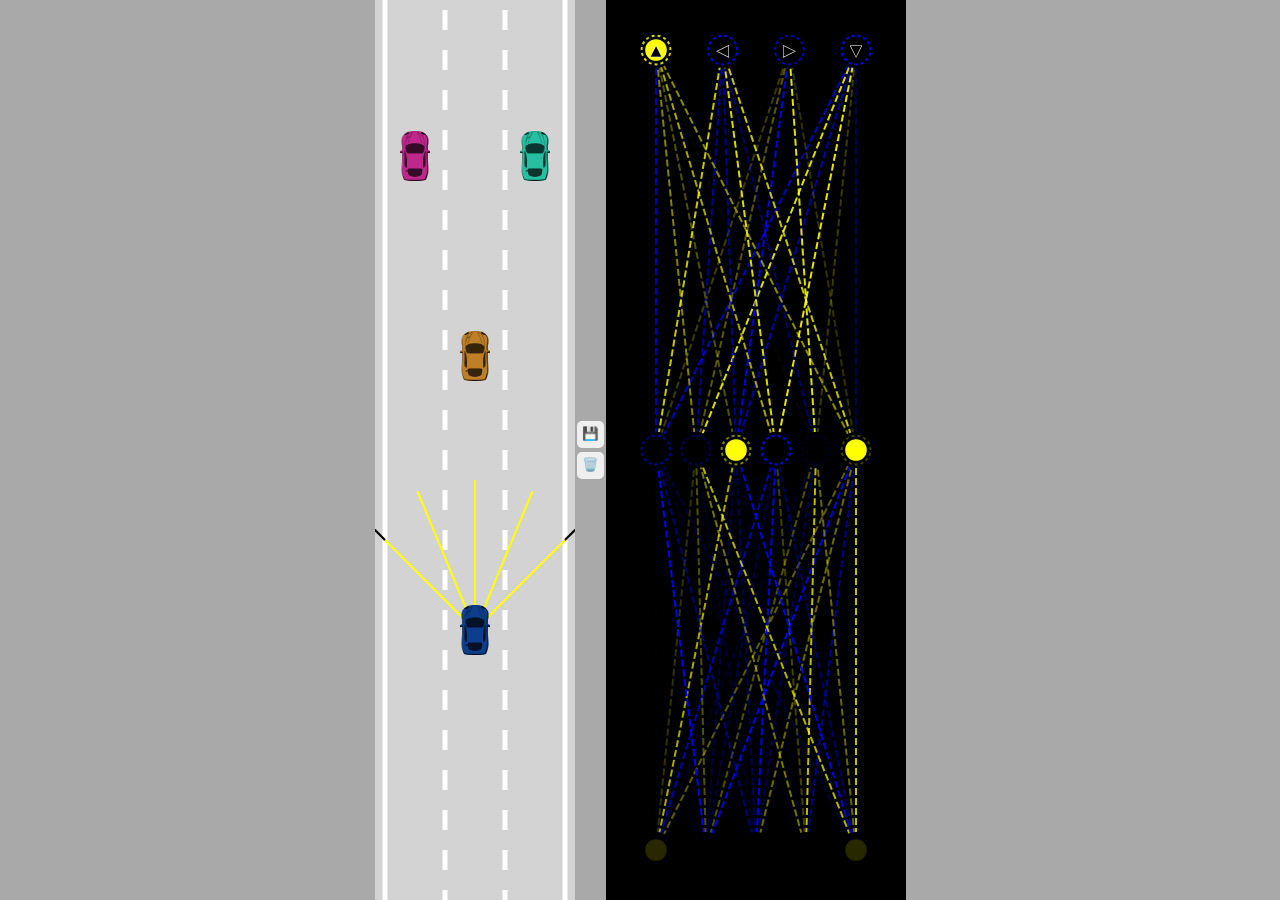
<file: index.html>
<!DOCTYPE html>
<head>
    <title>Self-driving car - No libraries</title>
    <link rel="stylesheet" href="style.css">
</head>
<body>
    <canvas id="carCanvas"></canvas>
    <div id="verticalButtons">
        <button onclick="save()">💾</button>
        <button onclick="discard()">🗑️</button>
    </div>
    <canvas id="networkCanvas"></canvas>
    <script src="utils.js"></script>
    <script src="visualiser.js"></script>
    <script src="car.js"></script>
    <script src="controls.js"></script>
    <script src="sensor.js"></script>
    <script src="road.js"></script>
    <script src="network.js"></script>
    <script src="main.js"></script>
</body>
</html>

<!-- stopped at 1:17:39 timestamp -->
</file>
<file: style.css>
body{
    margin:0;
    background:darkgray;
    overflow:hidden;
    /*text-align:center;*/
    display: flex;
    justify-content: center;
    align-items: center;
}

#verticalButtons {
    display: flex;
    flex-direction: column;
}

button {
    border: none;
    border-radius: 5px;
    padding: 5px 5px 7px 5px;
    margin: 2px;
    cursor: pointer;
}

button:hover {
    background: blue;
}

#carCanvas{
    background:lightgray;
}

#networkCanvas{
    /* background: #202020; */
    background: black;
}
</file>
